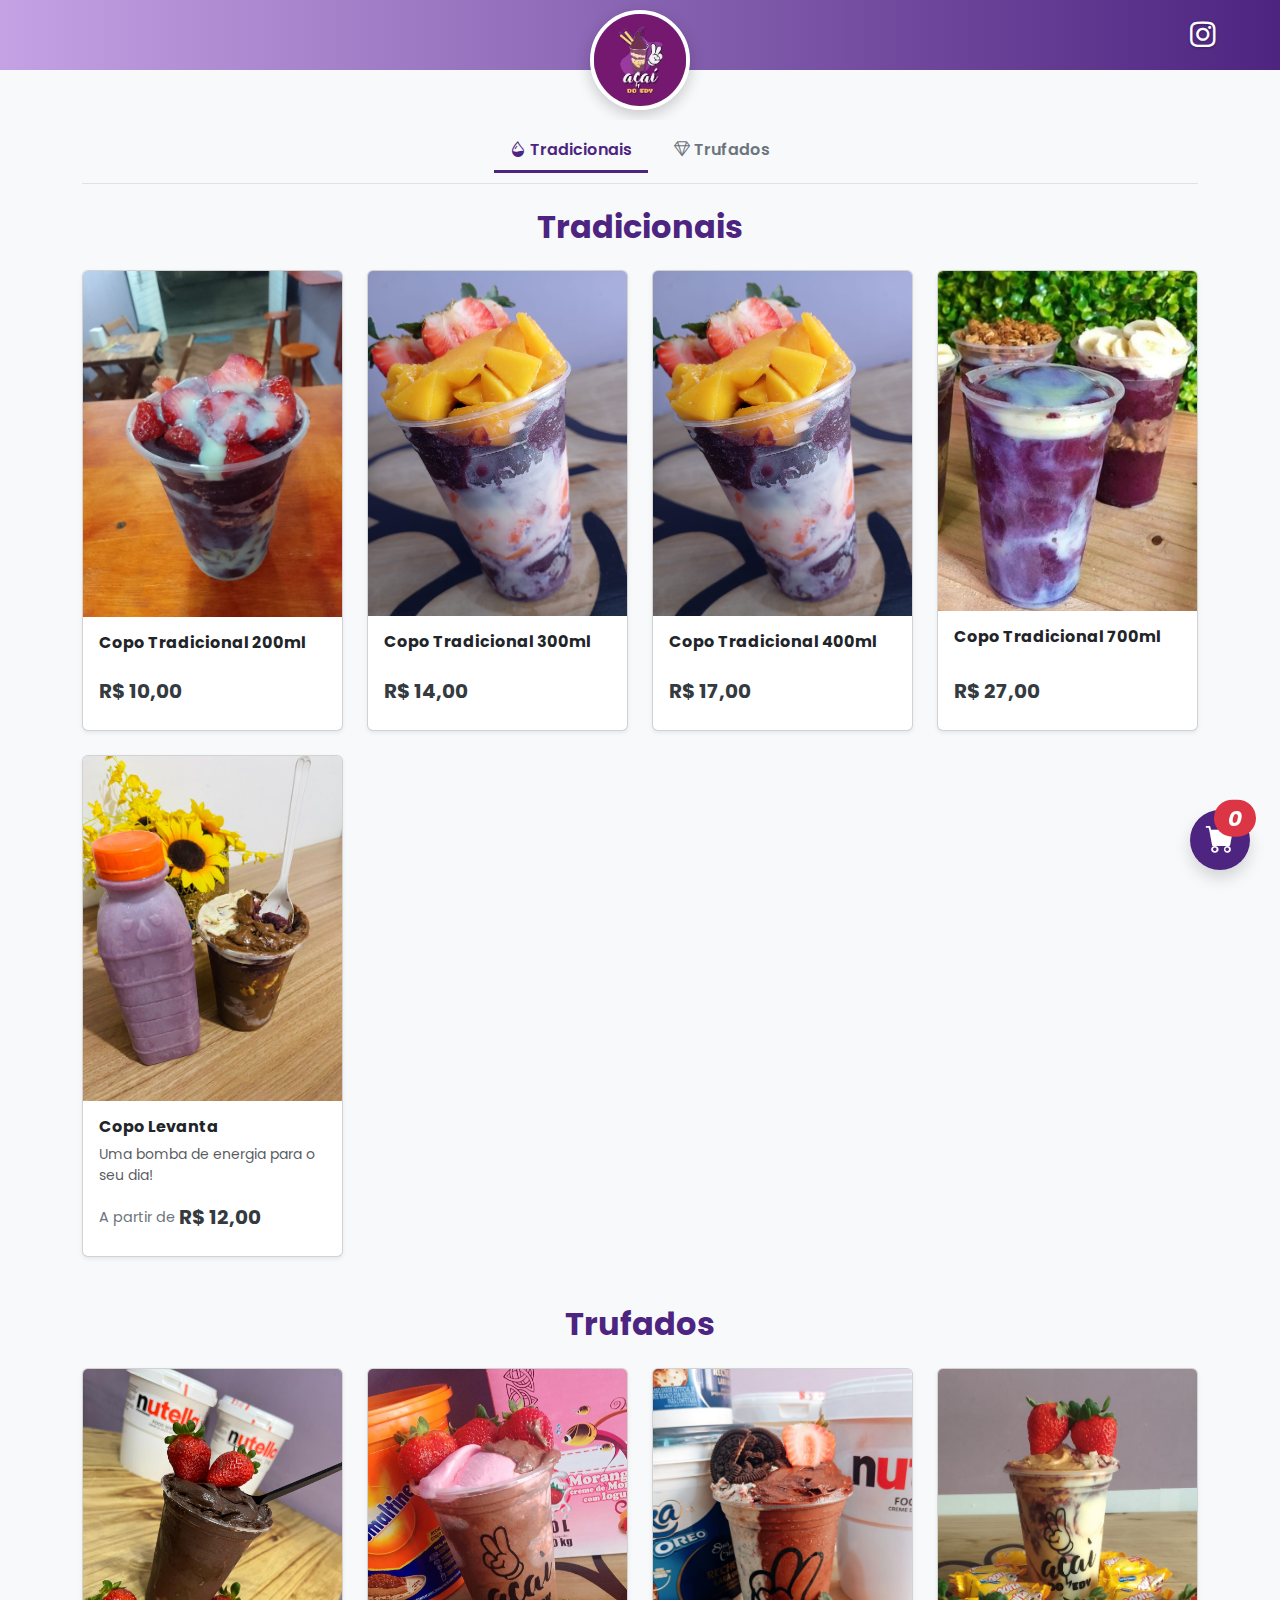
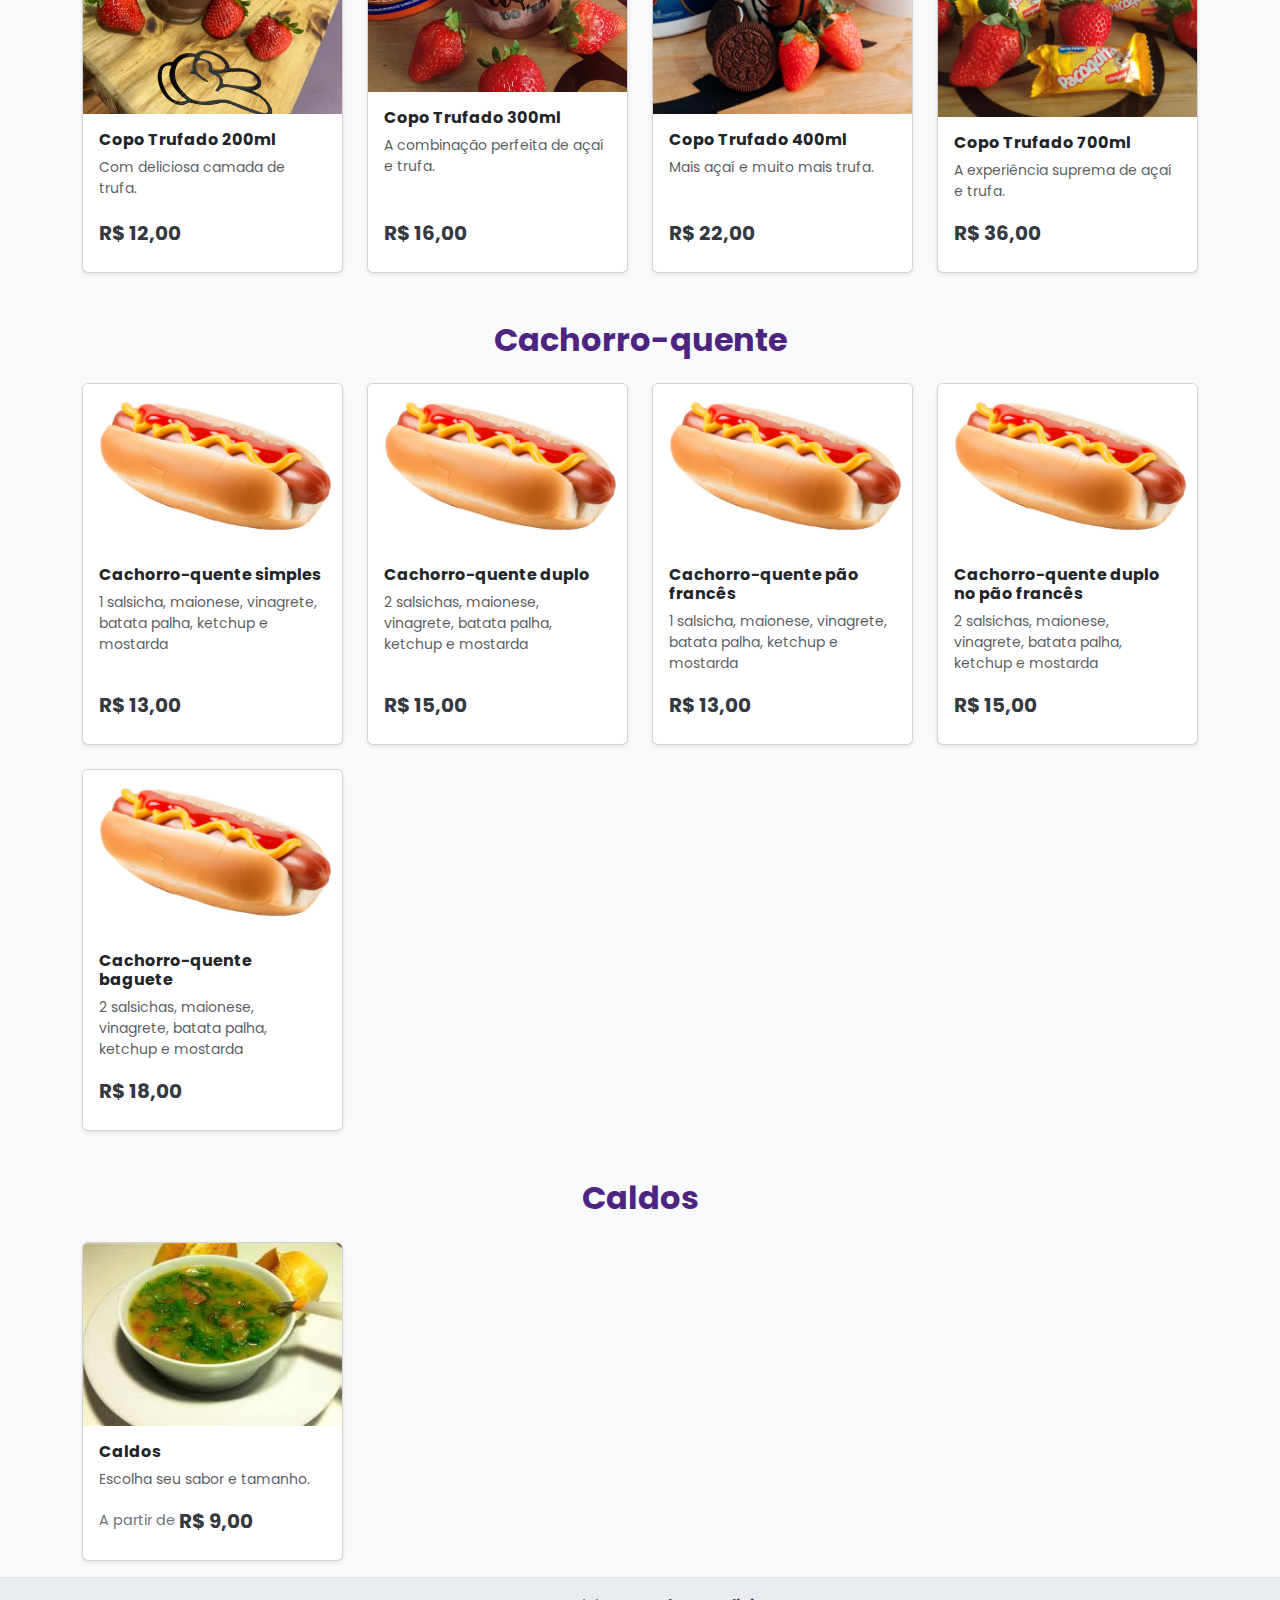
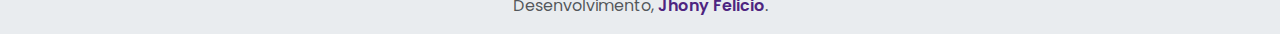
<file: index.html>
<!DOCTYPE html>
<html lang="pt-BR">
<head>
    <meta charset="UTF-8">
    <meta name="viewport" content="width=device-width, initial-scale=1.0">
    <title>Açaí do Edy - O Melhor Açaí da Região</title>
    
    <link href="https://cdn.jsdelivr.net/npm/bootstrap@5.3.3/dist/css/bootstrap.min.css" rel="stylesheet" xintegrity="sha384-QWTKZyjpPEjISv5WaRU9OFeRpok6YctnYmDr5pNlyT2bRjXh0JMhjY6hW+ALEwIH" crossorigin="anonymous">
    <link rel="shortcut icon" href="img/ico/icone-logo.ico" type="image/x-icon">
    <link rel="stylesheet" href="https://cdn.jsdelivr.net/npm/bootstrap-icons@1.11.3/font/bootstrap-icons.min.css">
    
    <link rel="preconnect" href="https://fonts.googleapis.com">
    <link rel="preconnect" href="https://fonts.gstatic.com" crossorigin>
    <link href="https://fonts.googleapis.com/css2?family=Poppins:wght@400;500;700&display=swap" rel="stylesheet">
    
    <link rel="stylesheet" href="style/style.css">
    <link rel="stylesheet" href="style/responsividade.css">
</head>
<body data-bs-spy="scroll" data-bs-target="#category-tabs" data-bs-smooth-scroll="true" tabindex="0">

    <!-- Ícone do Carrinho Fixo -->
    <a href="#" id="cart-icon-link" class="cart-icon-fixed shadow" title="Meu Carrinho">
        <i class="bi bi-cart-fill position-relative">
            <span id="cart-count" class="position-absolute top-0 start-100 translate-middle badge rounded-pill bg-danger">0</span>
        </i>
        <span id="cart-message" class="cart-message">Itens no carrinho!</span>
    </a>

    <!-- Header -->
    <header class="header-compact">
        <div class="logo-container">
            <img src="img/logo/icone-logo.jpeg" alt="Logotipo Açaí do Edy" class="rounded-circle">
        </div>
        <div class="header-top-icons">
            <a href="https://www.instagram.com/acai.doedy/" target="_blank" title="Nosso Instagram">
                <i class="bi bi-instagram"></i>
            </a>
        </div>
    </header>

    <!-- Conteúdo Principal -->
    <main class="container main-container">
        <!-- NAVEGAÇÃO VERTICAL DE CATEGORIAS -->
<nav class="category-tabs" id="category-tabs">
    <a href="#tradicionais" class="nav-tab nav-item active">
        <i class="bi bi-droplet-half"></i>
        <span>Tradicionais</span>
    </a>
    <a href="#trufados" class="nav-tab nav-item">
        <i class="bi bi-gem"></i>
        <span>Trufados</span>
    </a>
</nav>

        <!-- Seções de Produtos -->
        <h2 class="category-title" id="tradicionais">Tradicionais</h2>
        <div class="row gy-4 mb-5" id="product-grid-tradicionais"></div>

        <h2 class="category-title" id="trufados">Trufados</h2>
        <div class="row gy-4 mb-5" id="product-grid-trufados"></div>

        <h2 class="category-title" id="cachorro-quente">Cachorro-quente</h2>
        <div class="row gy-4 mb-5" id="product-grid-hotdogs"></div>

        <h2 class="category-title" id="caldos">Caldos</h2>
        <div class="row gy-4" id="product-grid-caldos"></div>
    </main>
    
    <!-- Modal de Personalização do Produto -->
    <div class="modal fade" id="productModal" tabindex="-1" aria-labelledby="productModalLabel" aria-hidden="true">
        <div class="modal-dialog modal-dialog-centered modal-dialog-scrollable">
            <div class="modal-content">
                <div class="modal-header"><h1 class="modal-title fs-5" id="productModalLabel">Personalize seu Pedido</h1><button type="button" class="btn-close" data-bs-dismiss="modal" aria-label="Close"></button></div>
                <div class="modal-body" id="modal-body"></div>
                <div class="modal-footer d-flex justify-content-between" id="modal-footer-main">
                    <div class="quantity-selector"><button class="btn btn-outline-secondary" id="decrease-qty">-</button><span class="mx-3 fs-5" id="quantity">1</span><button class="btn btn-outline-secondary" id="increase-qty">+</button></div>
                    <button type="button" class="btn btn-accent" id="add-to-cart-btn">Adicionar (R$ 0,00)</button>
                </div>
                <div id="modal-confirmation-overlay" class="d-none">
                    <p id="confirmation-message" class="text-center fw-bold mb-3"></p>
                    <div class="d-flex justify-content-center gap-2">
                        <button class="btn btn-secondary" id="btn-confirmation-no">Voltar</button>
                        <button class="btn btn-accent" id="btn-confirmation-yes">Sim, continuar</button>
                    </div>
                </div>
            </div>
        </div>
    </div>
    
    <!-- Offcanvas do Carrinho -->
    <div class="offcanvas offcanvas-end" tabindex="-1" id="cartOffcanvas" aria-labelledby="cartOffcanvasLabel">
      <div class="offcanvas-header border-bottom"><h5 class="offcanvas-title" id="cartOffcanvasLabel">Meu Carrinho</h5><button type="button" class="btn-close" data-bs-dismiss="offcanvas" aria-label="Close"></button></div>
      <div class="offcanvas-body" id="cart-items"><p class="text-center text-muted empty-cart-message">Seu carrinho está vazio.</p></div>
      <div class="offcanvas-footer p-3 border-top">
          <div class="d-flex justify-content-between fs-5 fw-bold mb-3"><span >Total:</span><span id="cart-total">R$ 0,00</span></div>
          <button id="checkout-btn" class="btn btn-accent w-100 fw-bold" disabled>Finalizar Pedido</button>
      </div>
    </div>

    <!-- Modal de Checkout -->
    <div class="modal fade" id="checkoutModal" tabindex="-1" aria-labelledby="checkoutModalLabel" aria-hidden="true">
        <div class="modal-dialog modal-dialog-centered modal-dialog-scrollable">
            <div class="modal-content">
                <div class="modal-header"><h1 class="modal-title fs-5" id="checkoutModalLabel">Como você quer receber seu pedido?</h1><button type="button" class="btn-close" data-bs-dismiss="modal" aria-label="Close"></button></div>
                <div class="modal-body">
                    <div class="d-flex justify-content-center gap-3 mb-4">
                        <div class="form-check"><input class="form-check-input" type="radio" name="deliveryOption" id="optionDelivery" value="delivery" checked><label class="form-check-label" for="optionDelivery"><i class="bi bi-bicycle"></i> Entrega <span class="fw-bold text-success" id="delivery-fee-text">R$4,00</span></label></div>
                        <div class="form-check"><input class="form-check-input" type="radio" name="deliveryOption" id="optionPickup" value="pickup"><label class="form-check-label" for="optionPickup"><i class="bi bi-shop"></i> Retirada no Balcão</label></div>
                    </div>
                    
                    <!-- Campos de Entrega -->
                    <div id="delivery-form-fields">
                        <div class="mb-3">
                            <label for="customerName" class="form-label">Seu Nome</label>
                            <input type="text" class="form-control" id="customerName" placeholder="Digite seu nome completo">
                        </div>
                        <div class="row">
                            <div class="col-md-6 mb-3">
                                <label for="customerCep" class="form-label">CEP</label>
                                <input type="tel" class="form-control" id="customerCep" placeholder="00000-000">
                            </div>
                            <div class="col-md-6 mb-3">
                                <label for="customerNumber" class="form-label">Número</label>
                                <input type="text" class="form-control" id="customerNumber" placeholder="Ex: 123">
                            </div>
                        </div>
                        <div class="mb-3">
                            <label for="customerAddress" class="form-label">Endereço de Entrega</label>
                            <input type="text" class="form-control" id="customerAddress" placeholder="Digite o CEP para preencher" readonly>
                        </div>
                        <div class="mb-3">
                            <label for="paymentMethod" class="form-label">Forma de Pagamento</label>
                            <select class="form-select" id="paymentMethod">
                                <option selected>Pix</option>
                                <option>Cartão de Crédito</option>
                                <option>Cartão de Débito</option>
                                <option>Dinheiro</option>
                            </select>
                        </div>
                    </div>

                    <!-- CAMPOS PARA RETIRADA NO BALCÃO -->
                    <div id="pickup-form-fields" class="hidden">
                        <div class="mb-3">
                            <label for="customerNamePickup" class="form-label">Seu Nome</label>
                            <input type="text" class="form-control" id="customerNamePickup" placeholder="Nome para retirada">
                        </div>
                        <div class="mb-3">
                            <label for="customerNumberPickup" class="form-label">Seu Telefone/Número</label>
                            <input type="tel" class="form-control" id="customerNumberPickup" placeholder="(00) 00000-0000">
                        </div>
                    </div>

                    <div class="mb-2"><label for="orderNotes" class="form-label">Observações (opcional)</label><textarea class="form-control" id="orderNotes" rows="2" placeholder="Ex: tirar a granola, sem campainha..."></textarea></div>
                </div>
                <div class="modal-footer"><button type="button" class="btn btn-secondary" data-bs-dismiss="modal">Cancelar</button><button type="button" class="btn btn-whatsapp" id="generate-whatsapp-btn"><i class="bi bi-whatsapp me-2"></i>Enviar Pedido</button></div>
            </div>
        </div>
    </div>

    <!-- Rodapé -->
    <footer class="footer mt-auto py-3">
        <div class="container text-center">
            <span class="text-muted">Desenvolvimento, <a href="https://www.instagram.com/jhonyfelicio" target="_blank" class="footer-link">Jhony Felicio</a>.</span>
        </div>
    </footer>

    <script src="https://cdn.jsdelivr.net/npm/bootstrap@5.3.3/dist/js/bootstrap.bundle.min.js" xintegrity="sha384-YvpcrYf0tY3lHB60NNkmXc5s9fDVZLESaAA55NDzOxhy9GkcIdslK1eN7N6jIeHz" crossorigin="anonymous"></script>
    <script src="script/app.js" type="module"></script>
</body>
</html>
</file>
<file: style/style.css>
/* ==========================================================================
   Variáveis de Cor e Estilos Globais
   ========================================================================== */
:root {
    --primary-color: #4D2480;
    --primary-color-light: #C4A2E4;
    --accent-color: #84C229;
    --whatsapp-color: #25D366;
    --background-color: #f8f9fa;
}

html { scroll-behavior: smooth; }

body {
    font-family: 'Poppins', sans-serif;
    background-color: var(--background-color);
    display: flex; flex-direction: column; min-height: 100vh;
}

main { flex: 1; }

/* ==========================================================================
   Carrinho Fixo
   ========================================================================== */
.cart-icon-fixed {
    position: fixed; bottom: 30px; right: 30px; width: 60px; height: 60px;
    background-color: var(--primary-color); color: white; border-radius: 50%;
    display: flex; justify-content: center; align-items: center;
    z-index: 1050; text-decoration: none; transition: transform 0.2s ease-in-out;
}
.cart-icon-fixed:hover { transform: scale(1.1); color: white; }
.cart-icon-fixed i { font-size: 1.8rem; }
.cart-icon-fixed.pulse { animation: pulse-animation 0.5s ease-in-out; }
@keyframes pulse-animation { 0% { transform: scale(1); } 50% { transform: scale(1.2); } 100% { transform: scale(1); } }
.cart-message {
    position: absolute; bottom: 120%; right: 0; background-color: #343a40;
    color: white; padding: 0.5rem 1rem; border-radius: 8px; font-size: 0.9rem;
    white-space: nowrap; opacity: 0; visibility: hidden;
    transition: opacity 0.3s, visibility 0.3s;
}
.cart-message.show { opacity: 1; visibility: visible; }

/* ==========================================================================
   Header Compacto e Logo
   ========================================================================== */
.header-compact {
    background: linear-gradient(90deg, var(--primary-color-light) 0%, var(--primary-color) 100%);
    height: 70px; display: flex; align-items: center;
    justify-content: flex-end; padding: 0 5%; position: relative;
}
.logo-container {
    position: absolute; top: 10px; left: 50%;
    transform: translateX(-50%); z-index: 10;
}
.logo-container img {
    width: 100px; height: 100px; border: 4px solid white;
    object-fit: cover; box-shadow: 0 5px 15px rgba(0,0,0,0.2);
}
.header-top-icons { display: flex; align-items: center; gap: 20px; }
.header-top-icons i {
    font-size: 1.6rem; color: white;
    text-shadow: 0 1px 3px rgba(0,0,0,0.3); transition: transform 0.2s;
}
.header-top-icons i:hover { transform: scale(1.1); }


/* ==========================================================================
   Menu de Navegação (Com Quebra de Linha)
   ========================================================================== */
.main-container { padding-top: 50px; }

.category-tabs {
    position: sticky; top: 0; background-color: var(--background-color);
    z-index: 1020; padding: 10px 0; margin-bottom: 1.5rem;
    border-bottom: 1px solid #dee2e6; display: flex;
    justify-content: center; flex-wrap: wrap; gap: 10px;
}
.category-tabs.is-sticky { box-shadow: 0 4px 6px rgba(0,0,0,0.05); }

.nav-tab {
    padding: 0.5rem 1rem; color: #6c757d; font-weight: 600;
    text-decoration: none; white-space: nowrap; border-bottom: 3px solid transparent;
    transition: color 0.2s, border-color 0.2s;
}
.nav-tab:hover { color: var(--primary-color); }
.nav-tab.active { color: var(--primary-color); border-bottom-color: var(--primary-color); }

/* ==========================================================================
   Títulos e Cards de Produtos
   ========================================================================== */
.category-title { color: var(--primary-color); font-weight: 700; text-align: center; margin-bottom: 1.5rem; scroll-margin-top: 150px; }
.product-info h3 { color: var(--primary-color); font-weight: 600; }
.price {display: flex; align-items: baseline; flex-wrap: nowrap;}
.price .current-price { color: #343a40; }
@keyframes shake-animation { 0% { transform: translateX(0); } 25% { transform: translateX(-5px); } 50% { transform: translateX(5px); } 75% { transform: translateX(-5px); } 100% { transform: translateX(0); } }
.card.is-shaking { animation: shake-animation 0.4s ease-in-out; }

/* ==========================================================================
   Demais Estilos
   ========================================================================== */
.price-prefix { font-size: 0.9rem; color: #6c757d; font-weight: 400; margin-right: 0.25rem; align-self: center; }
#modal-confirmation-overlay { padding: 2rem 1rem; border-top: 1px solid #dee2e6; }
.btn-accent { background-color: var(--accent-color); color: white; font-weight: 600; }
.btn-accent:hover { background-color: #72a824; color: white; }
.btn-whatsapp { background-color: var(--whatsapp-color); color: white; font-weight: 600; }
.btn-whatsapp:hover { background-color: #20b057; color: white; }
.offcanvas-body { padding: 0; }
.cart-item { padding: 1rem; }
.cart-item:not(:last-child) { border-bottom: 1px solid #dee2e6; }
.addon-error-message { color: #dc3545; font-size: 0.8rem; font-weight: 600; margin-top: 5px; text-align: left; }
.dynamic-price { color: var(--accent-color); font-weight: 600; font-size: 0.9em; margin-left: 5px; }
.cart-addon-price { color: #6c757d; font-size: 0.85em; font-weight: 500; }
#delivery-form-fields { transition: opacity 0.3s ease-in-out, max-height 0.3s ease-in-out; overflow: hidden; max-height: 1000px; }
#delivery-form-fields.hidden { opacity: 0; max-height: 0; }
.size-options .form-check-input { display: none; }
.size-options .form-check-label { display: block; background-color: #f8f9fa; border: 1px solid #dee2e6; border-radius: 8px; padding: 0.5rem 1rem; text-align: center; cursor: pointer; transition: background-color 0.2s, border-color 0.2s, color 0.2s; }
.size-options .form-check-input:checked + .form-check-label { background-color: var(--primary-color); color: white; border-color: var(--primary-color); font-weight: 600; }
.size-options .size-price { font-size: 0.8rem; display: block; opacity: 0.8; }
.footer { background-color: #e9ecef; border-top: 1px solid #dee2e6; }
.footer-link { color: var(--primary-color); text-decoration: none; font-weight: 600; }
.footer-link:hover { color: #3a1b5e; text-decoration: underline; }

#cart-total {
  margin-right: 2rem;
}

/* ==========================================================================
   Estilos do Card de Produto Clicável
   ========================================================================== */
/* Esconde o botão de ação que foi removido do HTML */
.product-card .action-btn {
    display: none;
}

/* Transforma o card inteiro em um elemento clicável com feedback visual */
.product-card {
    cursor: pointer;
    transition: transform 0.2s ease-in-out, box-shadow 0.2s ease-in-out;
}

.product-card:hover {
    transform: translateY(-5px);
    box-shadow: 0 8px 20px rgba(0,0,0,0.1);
}

/* Espaçamento antes do rodapé */
.main-container {
    margin-bottom: 1rem;
}
</file>
<file: style/responsividade.css>
/* ==========================================================================
   Responsividade (Telas de Celular)
   ========================================================================== */
@media (max-width: 576px) {
    .header-top-icons i {
        font-size: 1.3rem;
    }

    .logo-container img {
        width: 100px;
        height: 100px;
    }
    
    .logo-container {
        top: 20px;
    }

    .header-compact {
        height: 100px;
    }

    .main-container {
        padding-top: 30px;
    }
    
    .cart-icon-fixed {
        width: 50px;
        height: 50px;
        bottom: 20px;
        right: 20px;
    }
    .cart-icon-fixed i {
        font-size: 1.5rem;
    }

    .product-info { padding: 0.8rem; }
    .product-info h3 { font-size: 0.9rem; }
    .product-info .description { font-size: 0.75rem; }
    .price .current-price { font-size: 1.2rem; }


}

@media (max-width: 767.98px) {
.product-card .card-img-top {
max-height: 190x; /* Ajuste este valor conforme sua preferência */
object-fit: cover; /* Mantém a proporção e cobre o espaço */



}
}
</file>
